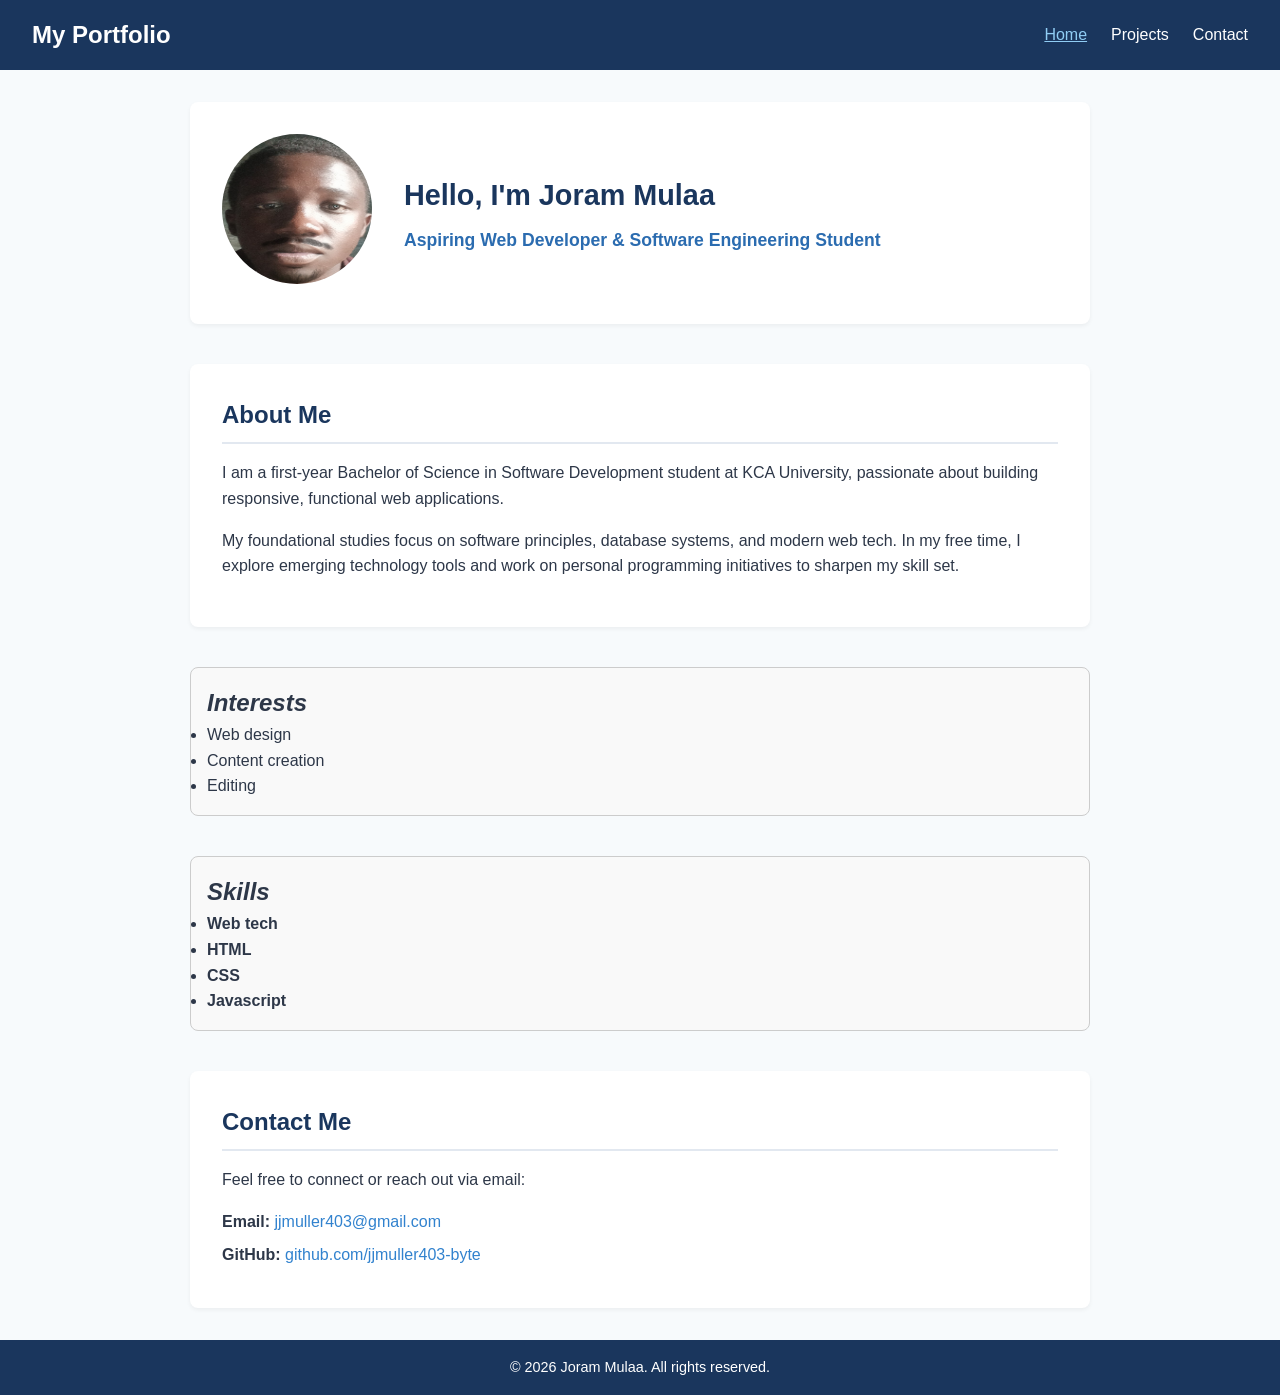
<file: index.html>
<!DOCTYPE html>
<html lang="en">
<head>
    <meta charset="UTF-8">
    <meta name="viewport" content="width=device-width, initial-scale=1.0">
    <title>Personal Portfolio | Home</title>
    <link rel="stylesheet" href="style.css">
</head>
<body>

    
    <header>
        <div class="logo">
            <h1>My Portfolio</h1>
        </div>
        <nav>
            <ul>
                <li><a href="index.html" class="active">Home</a></li>
                <li><a href="projects.html">Projects</a></li>
                <li><a href="#contact">Contact</a></li>
            </ul>
        </nav>
    </header>

    
    <main>
        
        <section class="hero">
            <div class="hero-image">
    
                <img src="images/profile.jpg" alt="Profile photo" class="profile-img">
            </div>
            <div class="hero-text">
                <h2>Hello, I'm Joram Mulaa</h2>
                <p class="tagline">Aspiring Web Developer & Software Engineering Student</p>
            </div>
        </section>

        
        <section class="about" id="about">
            <h2>About Me</h2>
            <p>
                I am a first-year Bachelor of Science in Software Development student at KCA University, passionate about building responsive, functional web applications.
            </p>
            <p>
                My foundational studies focus on software principles, database systems, and modern web tech. In my free time, I explore emerging technology tools and work on personal programming initiatives to sharpen my skill set.
            </p>
        </section>
         <section class="card">
            <h2><i><b>Interests</b></i></h2>
            <ul>
                <li>Web design</li>
                <li>Content creation</li>
                <li>Editing</li>
            </ul>
         </section>

         <section class="card">
            <h2><i><b>Skills</b></i></h2>
            <ul>
                <li><strong>Web tech</strong></li>
                <li><strong>HTML</strong></li>
                <li><strong>CSS</strong></li>
                <li><strong>Javascript</strong></li>
            </ul>
         </section>
        
        <section class="contact" id="contact">
            <h2>Contact Me</h2>
            <p>Feel free to connect or reach out via email:</p>
            <ul class="contact-links">
                <li><strong>Email:</strong> <a href="mailto:jjmuller403@gmail.com">jjmuller403@gmail.com</a></li>
                <li><strong>GitHub:</strong> <a href="https://github.com/jjmuller403-byte]" target="_blank" rel="noopener noreferrer">github.com/jjmuller403-byte</a></li>
            </ul>
        </section>
    </main>

    
    <footer>
        <p>&copy; 2026 Joram Mulaa. All rights reserved.</p>
    </footer>

</body>
</html>
</file>
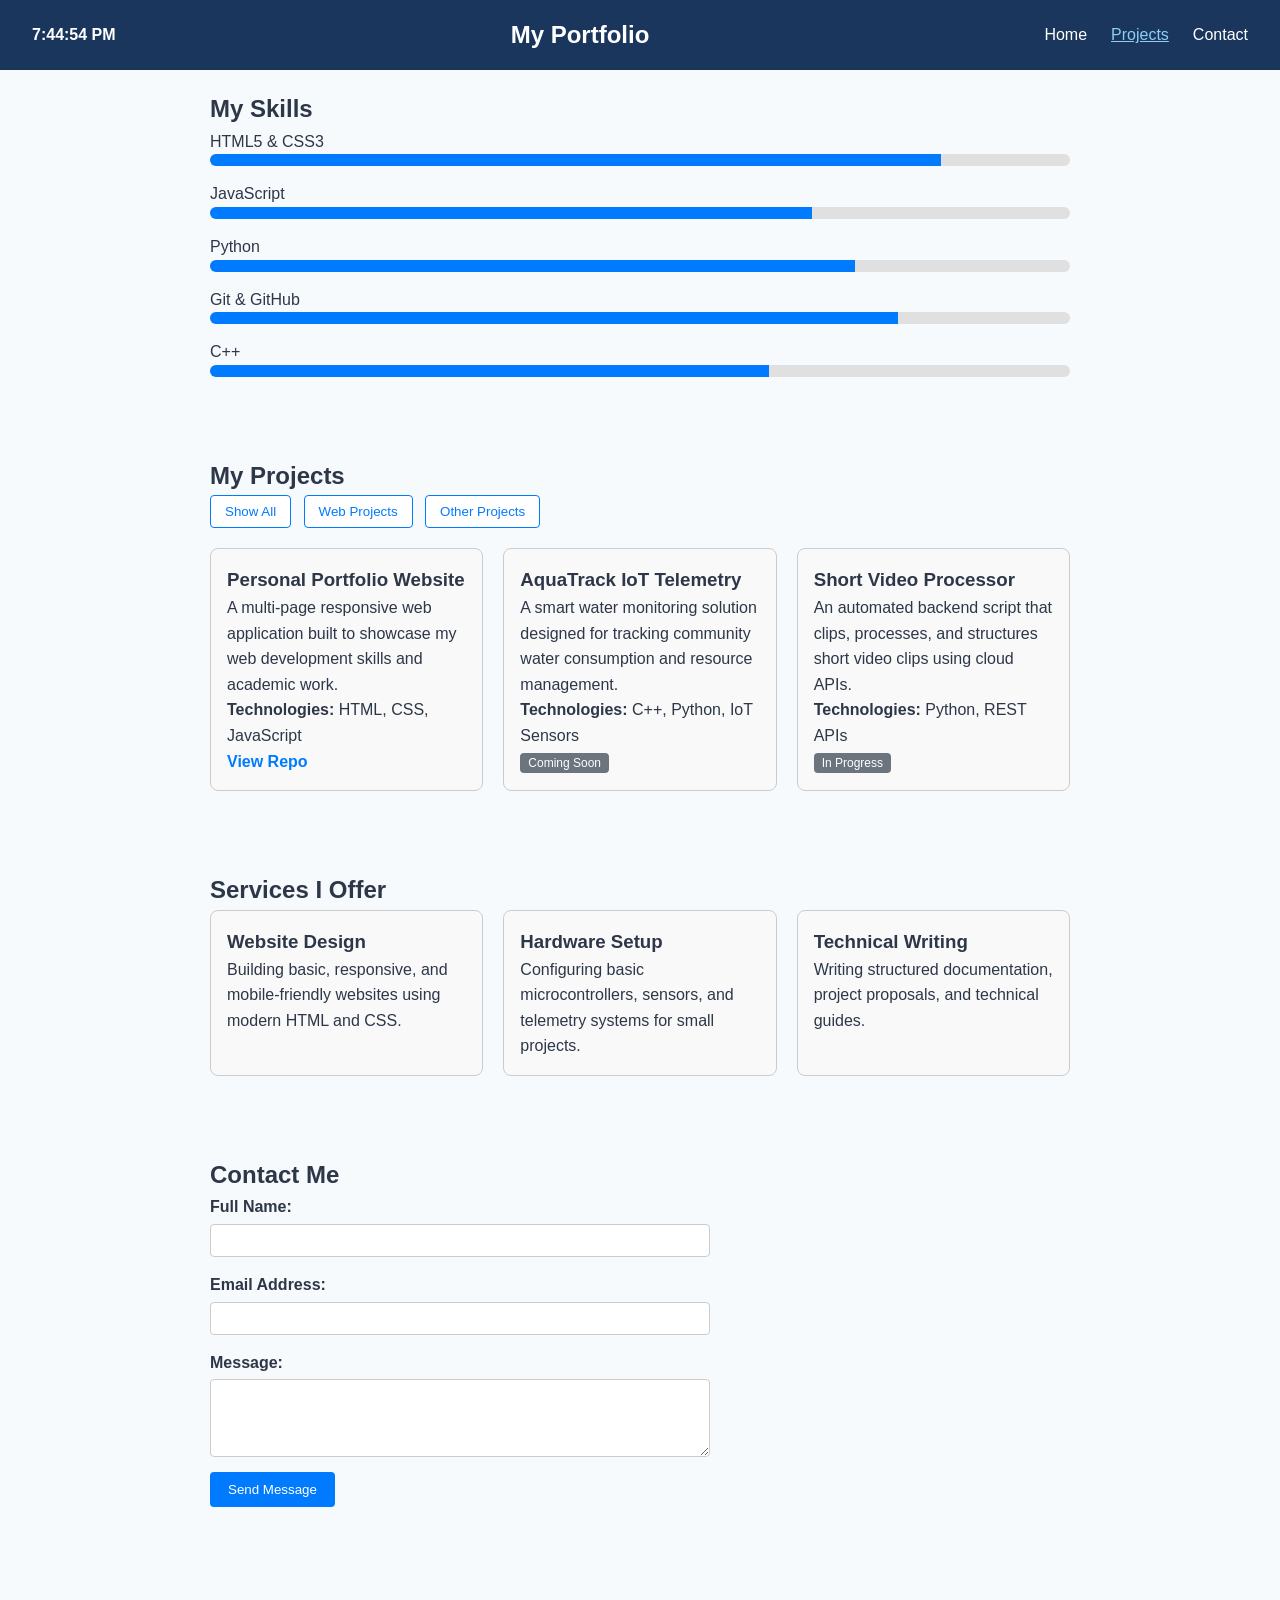
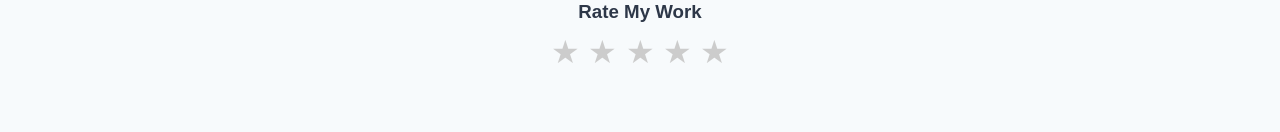
<file: projects.html>
<!DOCTYPE html>
<html lang="en">
<head>
  <meta charset="UTF-8">
  <meta name="viewport" content="width=device-width, initial-scale=1.0">
  <title>Projects & Skills | Portfolio</title>
  <link rel="stylesheet" href="style.css">
</head>
<body>


  <header>
    <p id="clock"></p>
    <div class="logo">
      <h1>My Portfolio</h1>
    </div>
    <nav>
      <ul>
        <li><a href="index.html">Home</a></li>
        <li><a href="projects.html" class="active">Projects</a></li>
        <li><a href="#contact">Contact</a></li>
      </ul>
    </nav>
  </header>

  <main class="container">

  
    <section class="section">
      <h2>My Skills</h2>
      <div class="skills-list">

        <div class="skill">
          <p>HTML5 & CSS3 </p>
          <div class="bar-background"><div class="bar-fill" style="width: 85%;"></div></div>
        </div>

        <div class="skill">
          <p>JavaScript</p>
          <div class="bar-background"><div class="bar-fill" style="width: 70%;"></div></div>
        </div>

        <div class="skill">
          <p>Python </p>
          <div class="bar-background"><div class="bar-fill" style="width: 75%;"></div></div>
        </div>

        <div class="skill">
          <p>Git & GitHub </p>
          <div class="bar-background"><div class="bar-fill" style="width: 80%;"></div></div>
        </div>

        <div class="skill">
          <p>C++ </p>
          <div class="bar-background"><div class="bar-fill" style="width: 65%;"></div></div>
        </div>

      </div>
    </section>

  
    <section class="section">
      <h2>My Projects</h2>

    
      <div class="filter-buttons">
        <button class="btn active" onclick="filterProjects('all')">Show All</button>
        <button class="btn" onclick="filterProjects('web')">Web Projects</button>
        <button class="btn" onclick="filterProjects('other')">Other Projects</button>
      </div>

      <div class="projects-grid">

        
        <div class="card project-card" data-category="web">
          <h3>Personal Portfolio Website</h3>
          <p>A multi-page responsive web application built to showcase my web development skills and academic work.</p>
          <p><strong>Technologies:</strong> HTML, CSS, JavaScript</p>
          <!-- REPLACE WITH YOUR GITHUB LINK IF YOU HAVE ONE -->
          <a href="https://github.com/jjmuller403-byte/My.Portfolio" target="_blank" class="project-link">View Repo</a>
        </div>

      
        <div class="card project-card" data-category="other">
          <h3>AquaTrack IoT Telemetry</h3>
          <p>A smart water monitoring solution designed for tracking community water consumption and resource management.</p>
          <p><strong>Technologies:</strong> C++, Python, IoT Sensors</p>
          <span class="badge">Coming Soon</span>
        </div>

      
        <div class="card project-card" data-category="web">
          <h3>Short Video Processor</h3>
          <p>An automated backend script that clips, processes, and structures short video clips using cloud APIs.</p>
          <p><strong>Technologies:</strong> Python, REST APIs</p>
          <span class="badge">In Progress</span>
        </div>

      </div>
    </section>

    
    <section class="section">
      <h2>Services I Offer</h2>
      <div class="services-grid">
        <div class="card">
          <h3>Website Design</h3>
          <p>Building basic, responsive, and mobile-friendly websites using modern HTML and CSS.</p>
        </div>
        <div class="card">
          <h3>Hardware Setup</h3>
          <p>Configuring basic microcontrollers, sensors, and telemetry systems for small projects.</p>
        </div>
        <div class="card">
          <h3>Technical Writing</h3>
          <p>Writing structured documentation, project proposals, and technical guides.</p>
        </div>
      </div>
    </section>

    
    <section id="contact" class="section">
      <h2>Contact Me</h2>
      <form id="contactForm">

        <div class="field">
          <label for="userName">Full Name:</label>
          <input type="text" id="userName">
          <span class="error" id="nameError"></span>
        </div>

        <div class="field">
          <label for="userEmail">Email Address:</label>
          <input type="text" id="userEmail">
          <span class="error" id="emailError"></span>
        </div>

        <div class="field">
          <label for="userMessage">Message:</label>
          <textarea id="userMessage" rows="4"></textarea>
          <span class="error" id="messageError"></span>
        </div>

        <button type="submit" class="submit-btn">Send Message</button>
        <p class="success" id="successMsg"></p>

      </form>
    </section>

  </main>

  <script src="script.js"></script>
  
   <div class="rating-container">
  <h3>Rate My Work</h3>
  <div class="stars" id="star-rating">
    <span data-value="1">★</span>
    <span data-value="2">★</span>
    <span data-value="3">★</span>
    <span data-value="4">★</span>
    <span data-value="5">★</span>
  </div>
  <p id="rating-message" class="rating-message"></p>
</div>
</body>
</html>
</file>
<file: style.css>
:root {
    --primary-color: #1A365D;
    --secondary-color: #2B6CB0;
    --accent-color: #3182CE;
    --text-color: #2D3748;
    --bg-light: #F7FAFC;
    --bg-card: #FFFFFF;
    --border-color: #E2E8F0;
}

* {
    margin: 0;
    padding: 0;
    box-sizing: border-box;
}

body {
    font-family: 'Segoe UI', Tahoma, Geneva, Verdana, sans-serif;
    line-height: 1.6;
    color: var(--text-color);
    background-color: var(--bg-light);
    display: flex;
    flex-direction: column;
    min-height: 100vh;
}

header {
    background-color: var(--primary-color);
    color: white;
    padding: 1rem 2rem;
    display: flex;
    justify-content: space-between;
    align-items: center;
    flex-wrap: wrap;
}

header .logo h1 {
    font-size: 1.5rem;
}

nav ul {
    display: flex;
    list-style: none;
    gap: 1.5rem;
}

nav a {
    color: white;
    text-decoration: none;
    font-weight: 500;
    transition: color 0.3s ease;
}

nav a:hover,
nav a.active {
    color: #90CDF4;
    text-decoration: underline;
}

main {
    flex: 1;
    max-width: 900px;
    width: 90%;
    margin: 2rem auto;
    display: flex;
    flex-direction: column;
    gap: 2.5rem;
}

.hero {
    display: flex;
    flex-direction: row;
    align-items: center;
    gap: 2rem;
    background-color: var(--bg-card);
    padding: 2rem;
    border-radius: 8px;
    box-shadow: 0 2px 4px rgba(0, 0, 0, 0.05);
}

.hero-image img {
    width: 150px;
    height: 150px;
    border-radius: 50%;
    object-fit: cover
    border: 3px solid #333
    display:block
    margin:20px auto;
}

.hero-text h2 {
    font-size: 1.8rem;
    color: var(--primary-color);
}

.hero-text .tagline {
    font-size: 1.1rem;
    color: var(--secondary-color);
    font-weight: 600;
    margin-top: 0.5rem;
}

.about, .contact {
    background-color: var(--bg-card);
    padding: 2rem;
    border-radius: 8px;
    box-shadow: 0 2px 4px rgba(0, 0, 0, 0.05);
}

.about h2, .contact h2 {
    font-size: 1.5rem;
    color: var(--primary-color);
    margin-bottom: 1rem;
    border-bottom: 2px solid var(--border-color);
    padding-bottom: 0.5rem;
}

.about p {
    margin-bottom: 1rem;
}

.contact-links {
    list-style: none;
    margin-top: 1rem;
}

.contact-links li {
    margin-bottom: 0.5rem;
}

.contact-links a {
    color: var(--accent-color);
    text-decoration: none;
}

.contact-links a:hover {
    text-decoration: underline;
}

footer {
    background-color: var(--primary-color);
    color: white;
    text-align: center;
    padding: 1rem;
    margin-top: auto;
    font-size: 0.9rem;
}


@media (max-width: 650px) {
    header {
        flex-direction: column;
        align-items: flex-start;
        gap: 1rem;
    }

    nav ul {
        gap: 1rem;
    }

    .hero {
        flex-direction: column;
        text-align: center;
    }

    .hero-image img {
        width: 130px;
        height: 130px;
    }
}
.container {
  max-width: 900px;
  margin: 0 auto;
  padding: 20px;
  font-family: Arial, sans-serif;
}

.section {
  margin-bottom: 40px;
}


.skills-list {
  display: flex;
  flex-direction: column;
  gap: 15px;
}

.bar-background {
  background-color: #e0e0e0;
  height: 12px;
  border-radius: 6px;
  overflow: hidden;
}

.bar-fill {
  background-color: #007bff;
  height: 100%;
}


.filter-buttons {
  margin-bottom: 20px;
}

.btn {
  padding: 8px 14px;
  margin-right: 8px;
  border: 1px solid #007bff;
  background-color: white;
  color: #007bff;
  cursor: pointer;
  border-radius: 4px;
}

.btn:hover {
  background-color: #007bff;
  color: white;
}

.projects-grid, .services-grid {
  display: grid;
  grid-template-columns: repeat(auto-fit, minmax(250px, 1fr));
  gap: 20px;
}

.card {
  border: 1px solid #ccc;
  padding: 16px;
  border-radius: 8px;
  background-color: #f9f9f9;
}

.badge {
  background-color: #6c757d;
  color: white;
  padding: 3px 8px;
  font-size: 12px;
  border-radius: 4px;
}

.project-link {
  color: #007bff;
  font-weight: bold;
  text-decoration: none;
}

#contactForm {
  max-width: 500px;
}

.field {
  display: flex;
  flex-direction: column;
  margin-bottom: 12px;
}

.field label {
  font-weight: bold;
  margin-bottom: 4px;
}

.field input, .field textarea {
  padding: 8px;
  border: 1px solid #ccc;
  border-radius: 4px;
}

.error {
  color: red;
  font-size: 13px;
  margin-top: 3px;
}

.success {
  color: green;
  font-weight: bold;
  margin-top: 10px;
}

.submit-btn {
  background-color: #007bff;
  color: white;
  border: none;
  padding: 10px 18px;
  border-radius: 4px;
  cursor: pointer;
}
#clock {
  font-size: 1rem;
  font-weight: bold;
}


.rating-container {
  text-align: center;
  margin: 20px 0;
}

.stars span {
  font-size: 2rem;
  color: #ccc;
  cursor: pointer;
  transition: color 0.2s ease-in-out;
  padding: 0 2px;
}

.stars span.active,
.stars span.hover {
  color: #f39c12;
}

#rating-message {
  margin-top: 10px;
  font-weight: bold;
  color: #2e7d32;
  min-height: 24px;
}
</file>
